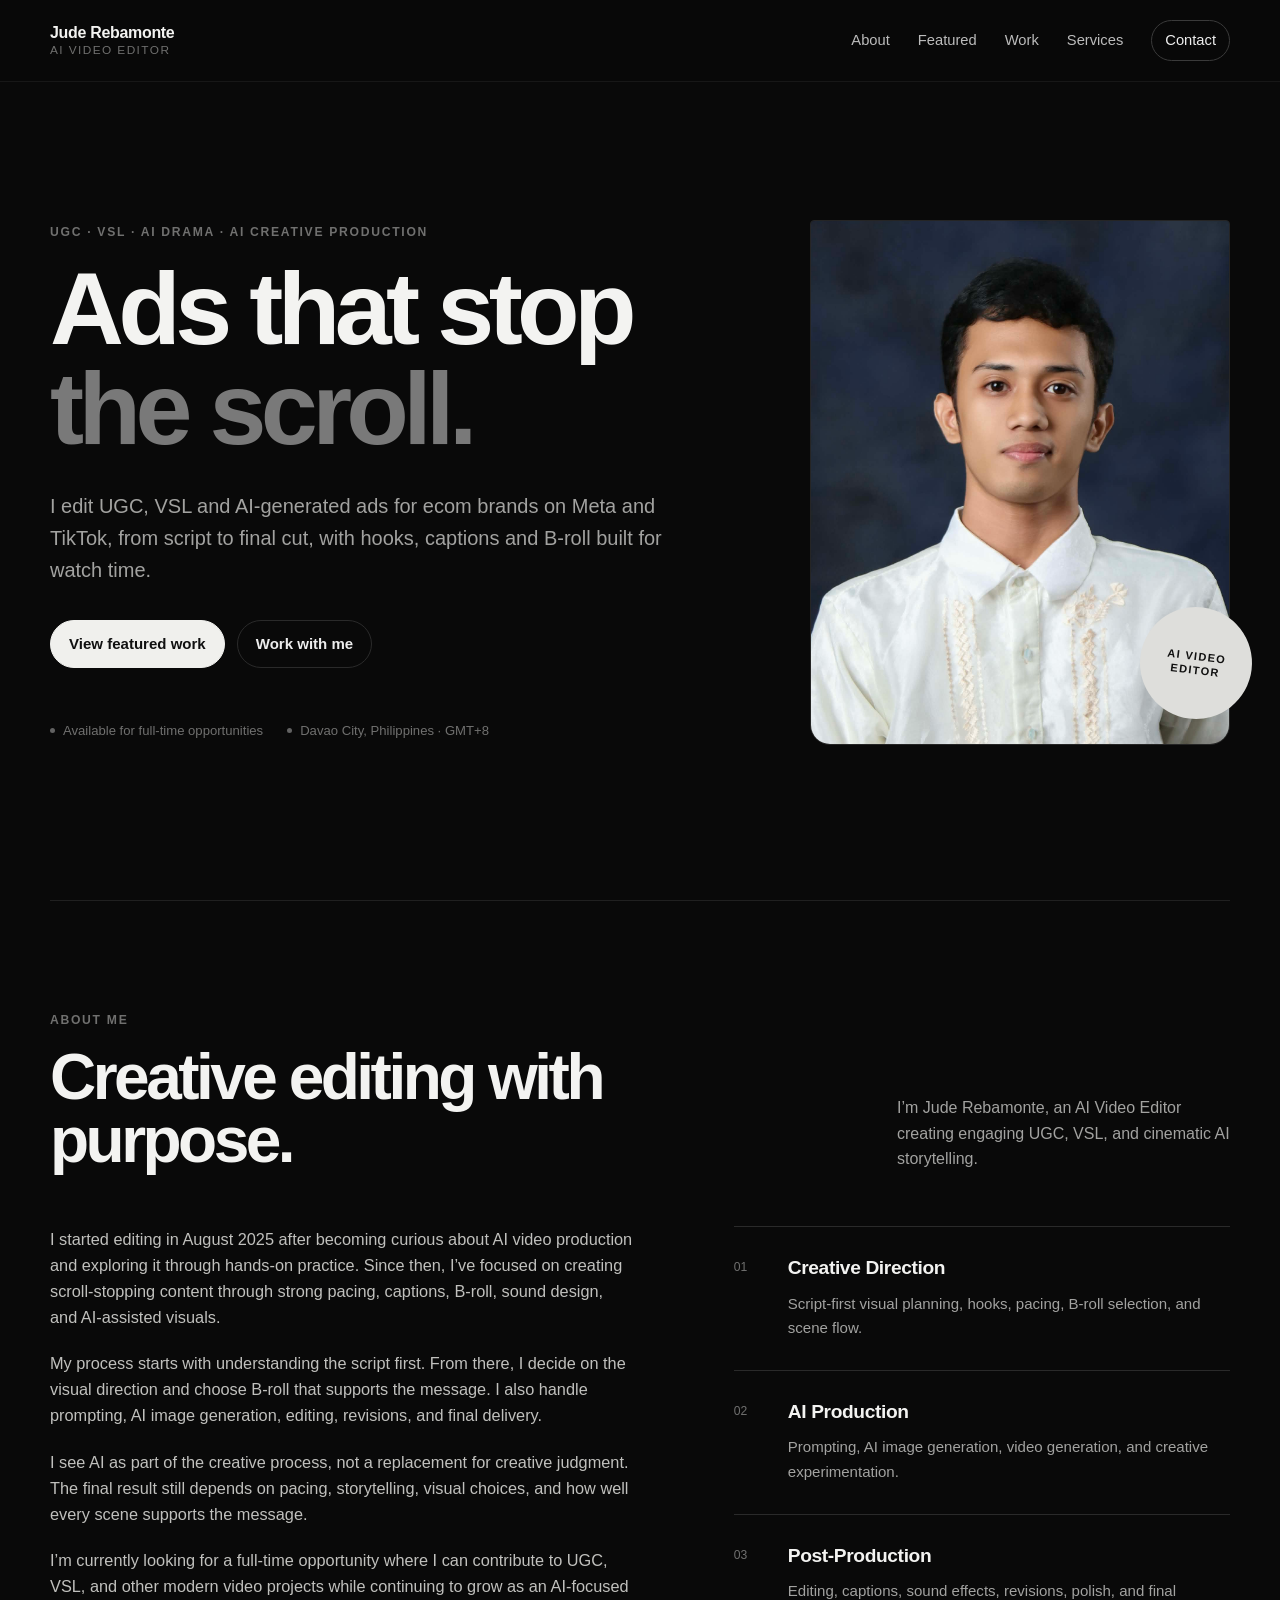
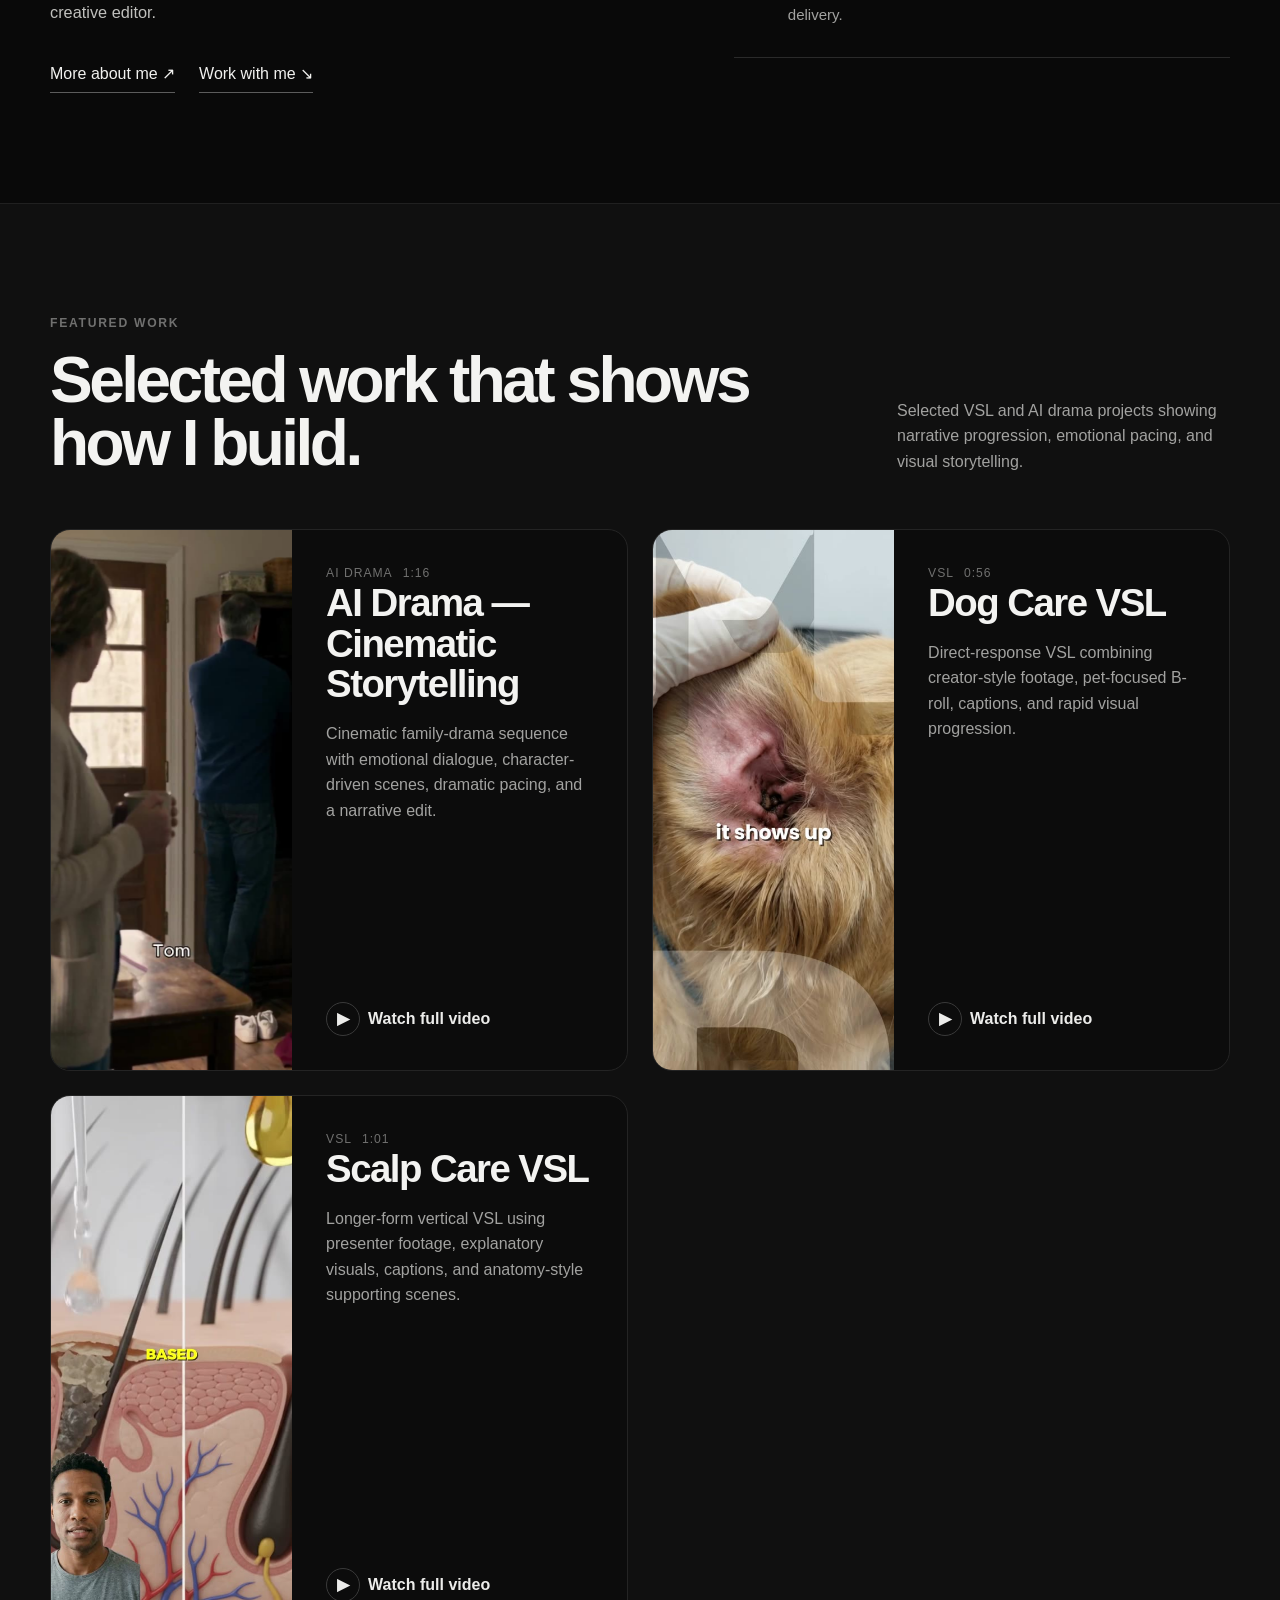
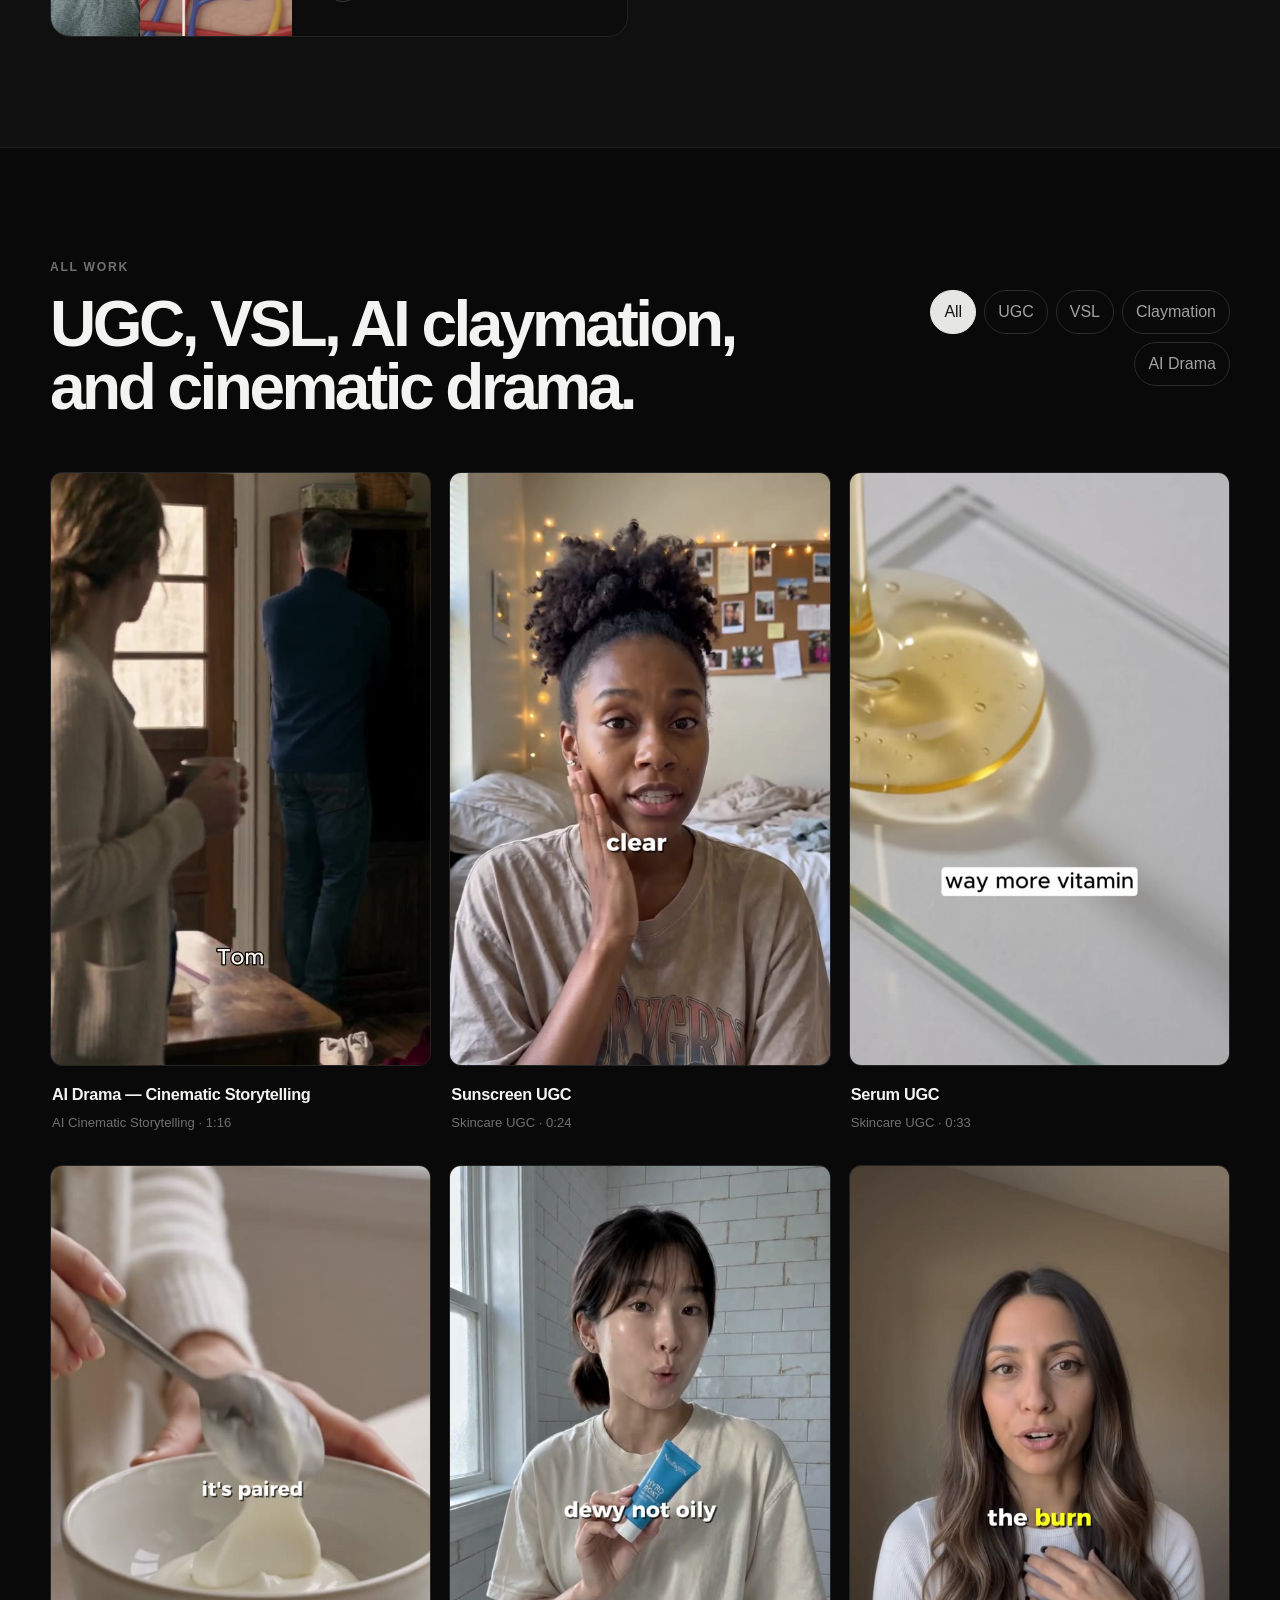
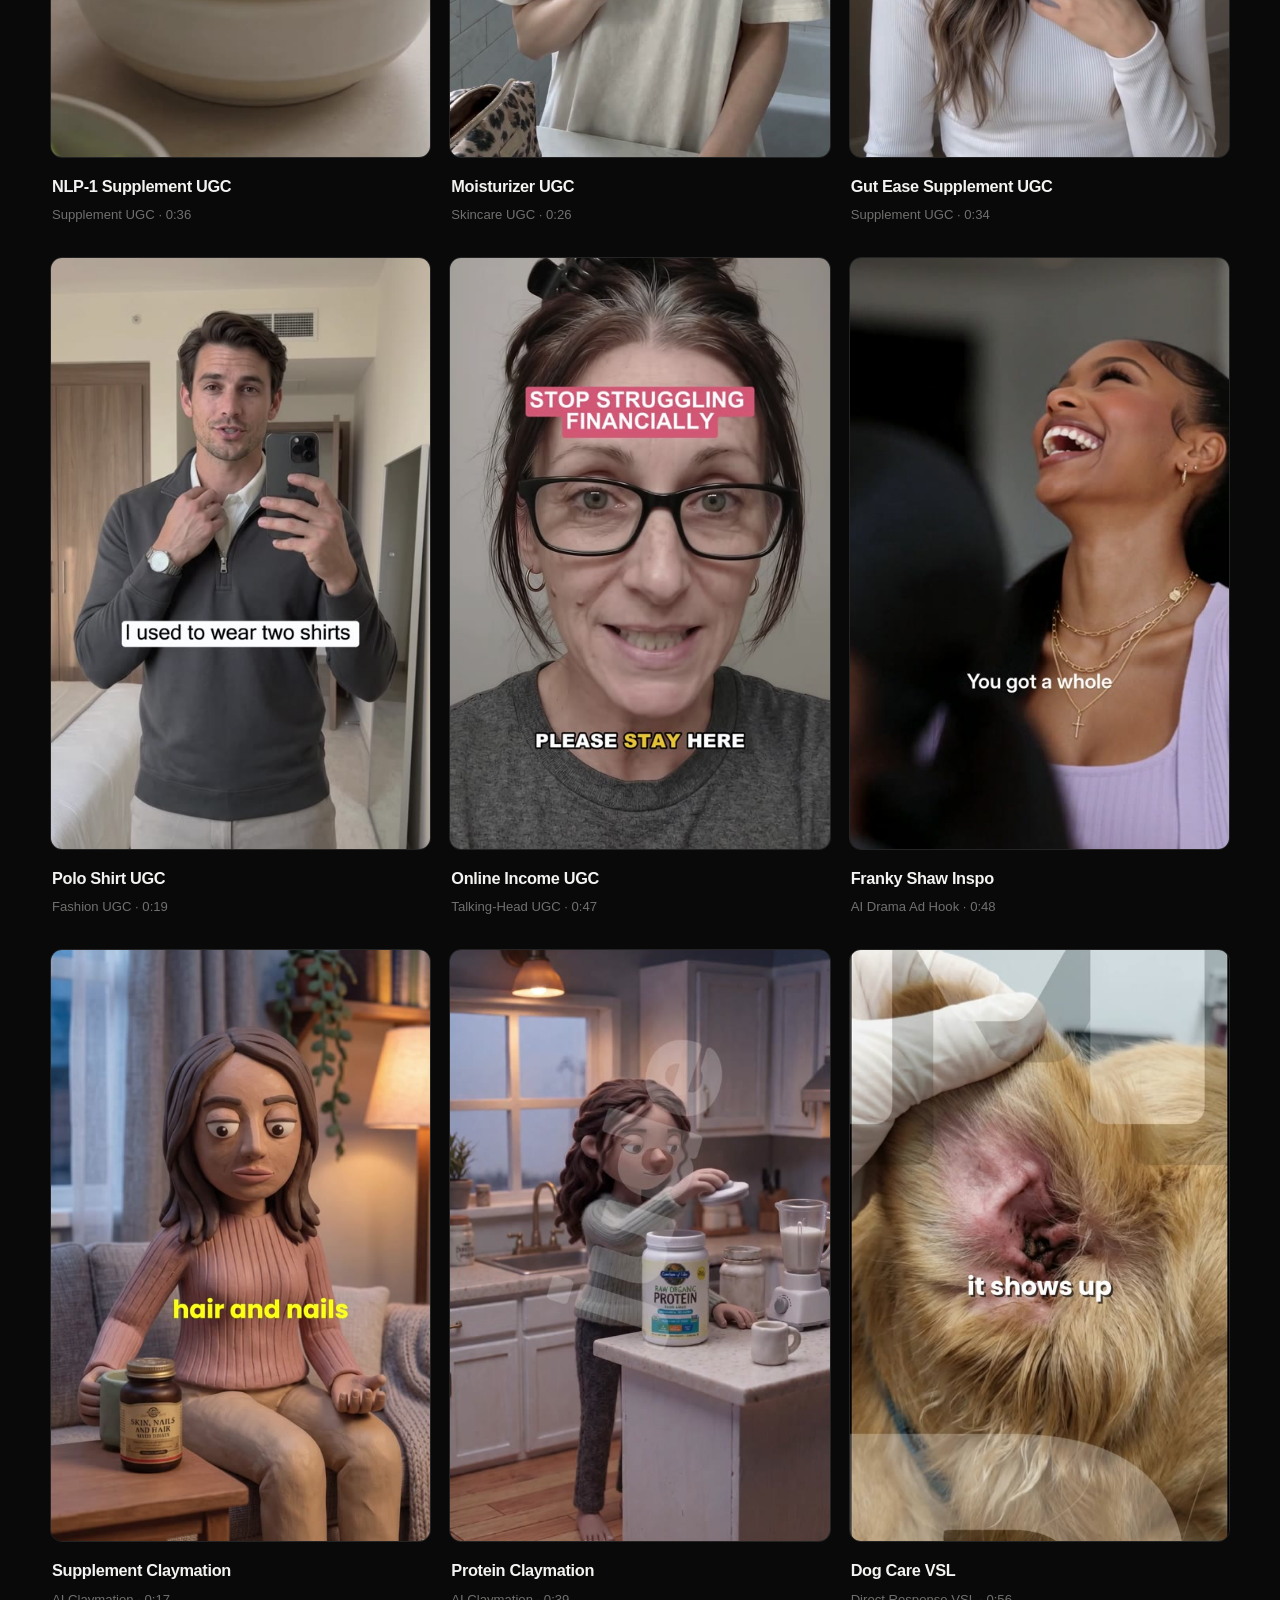
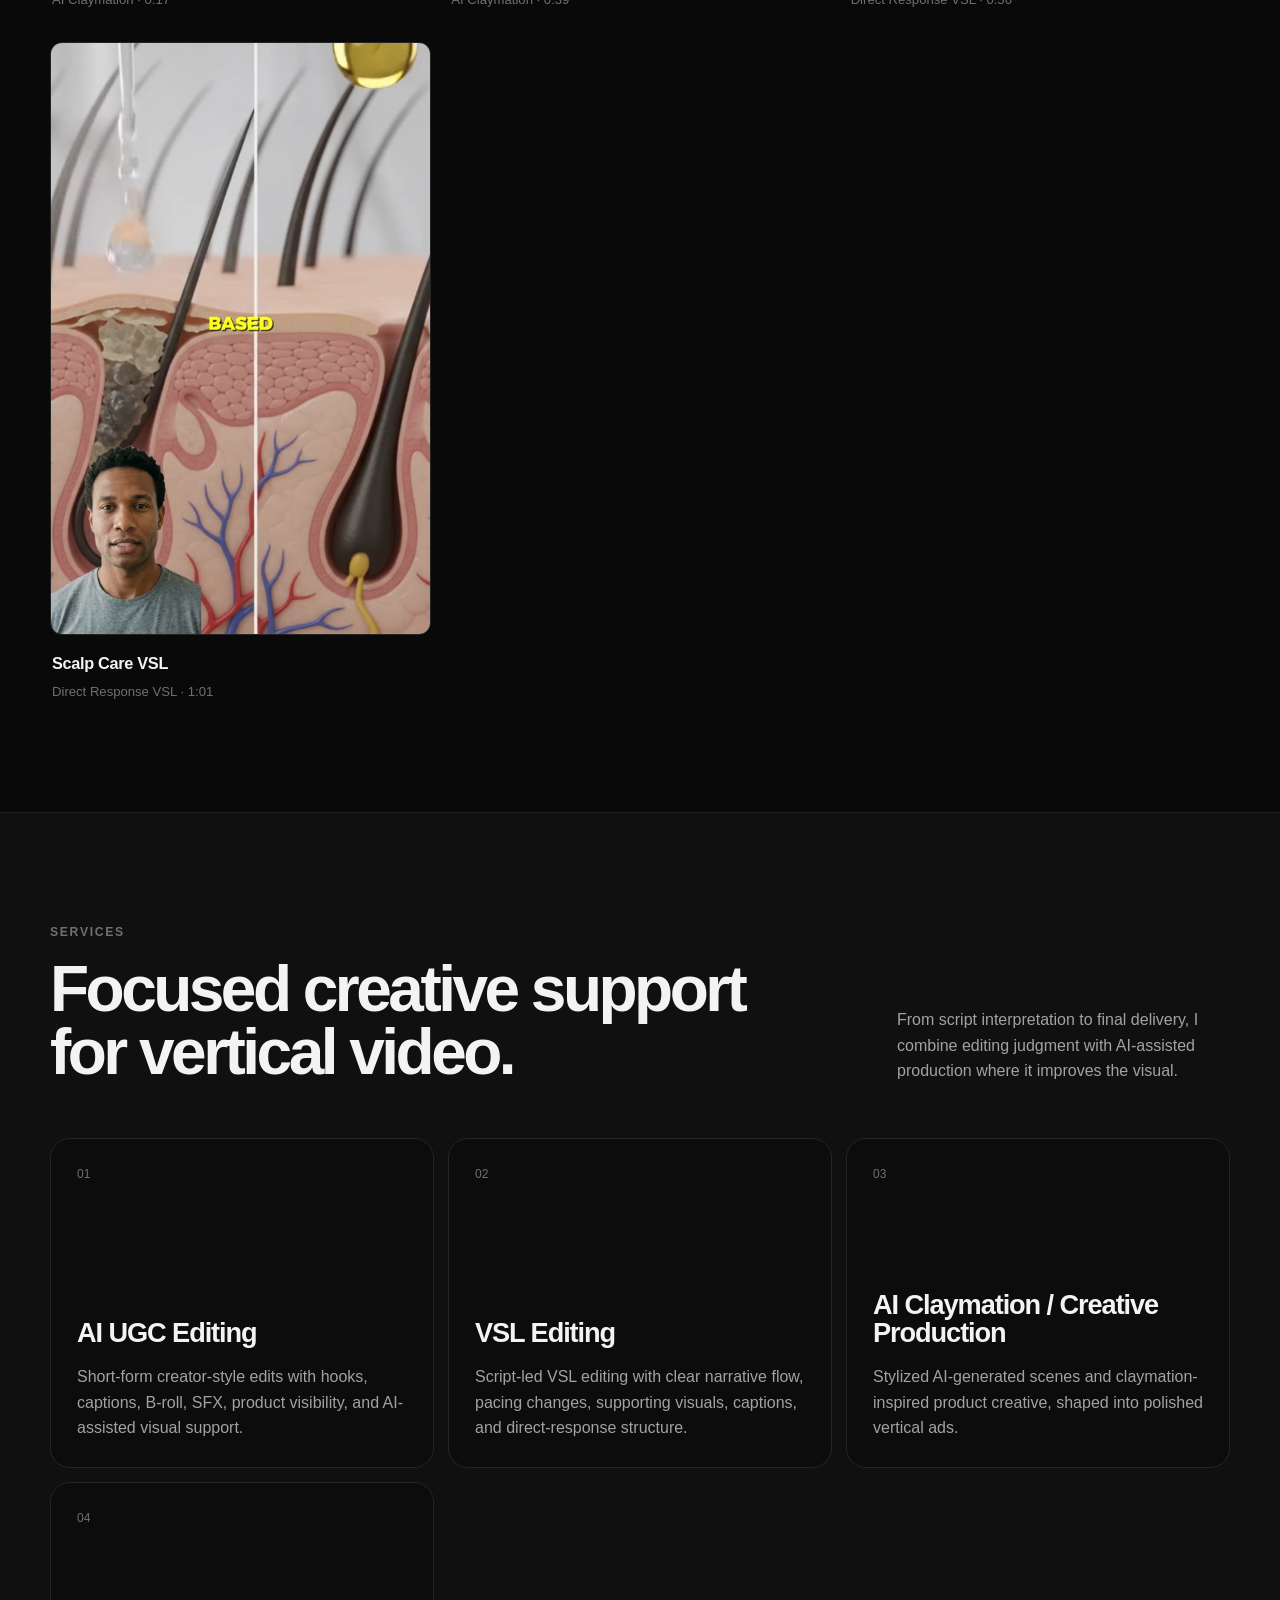
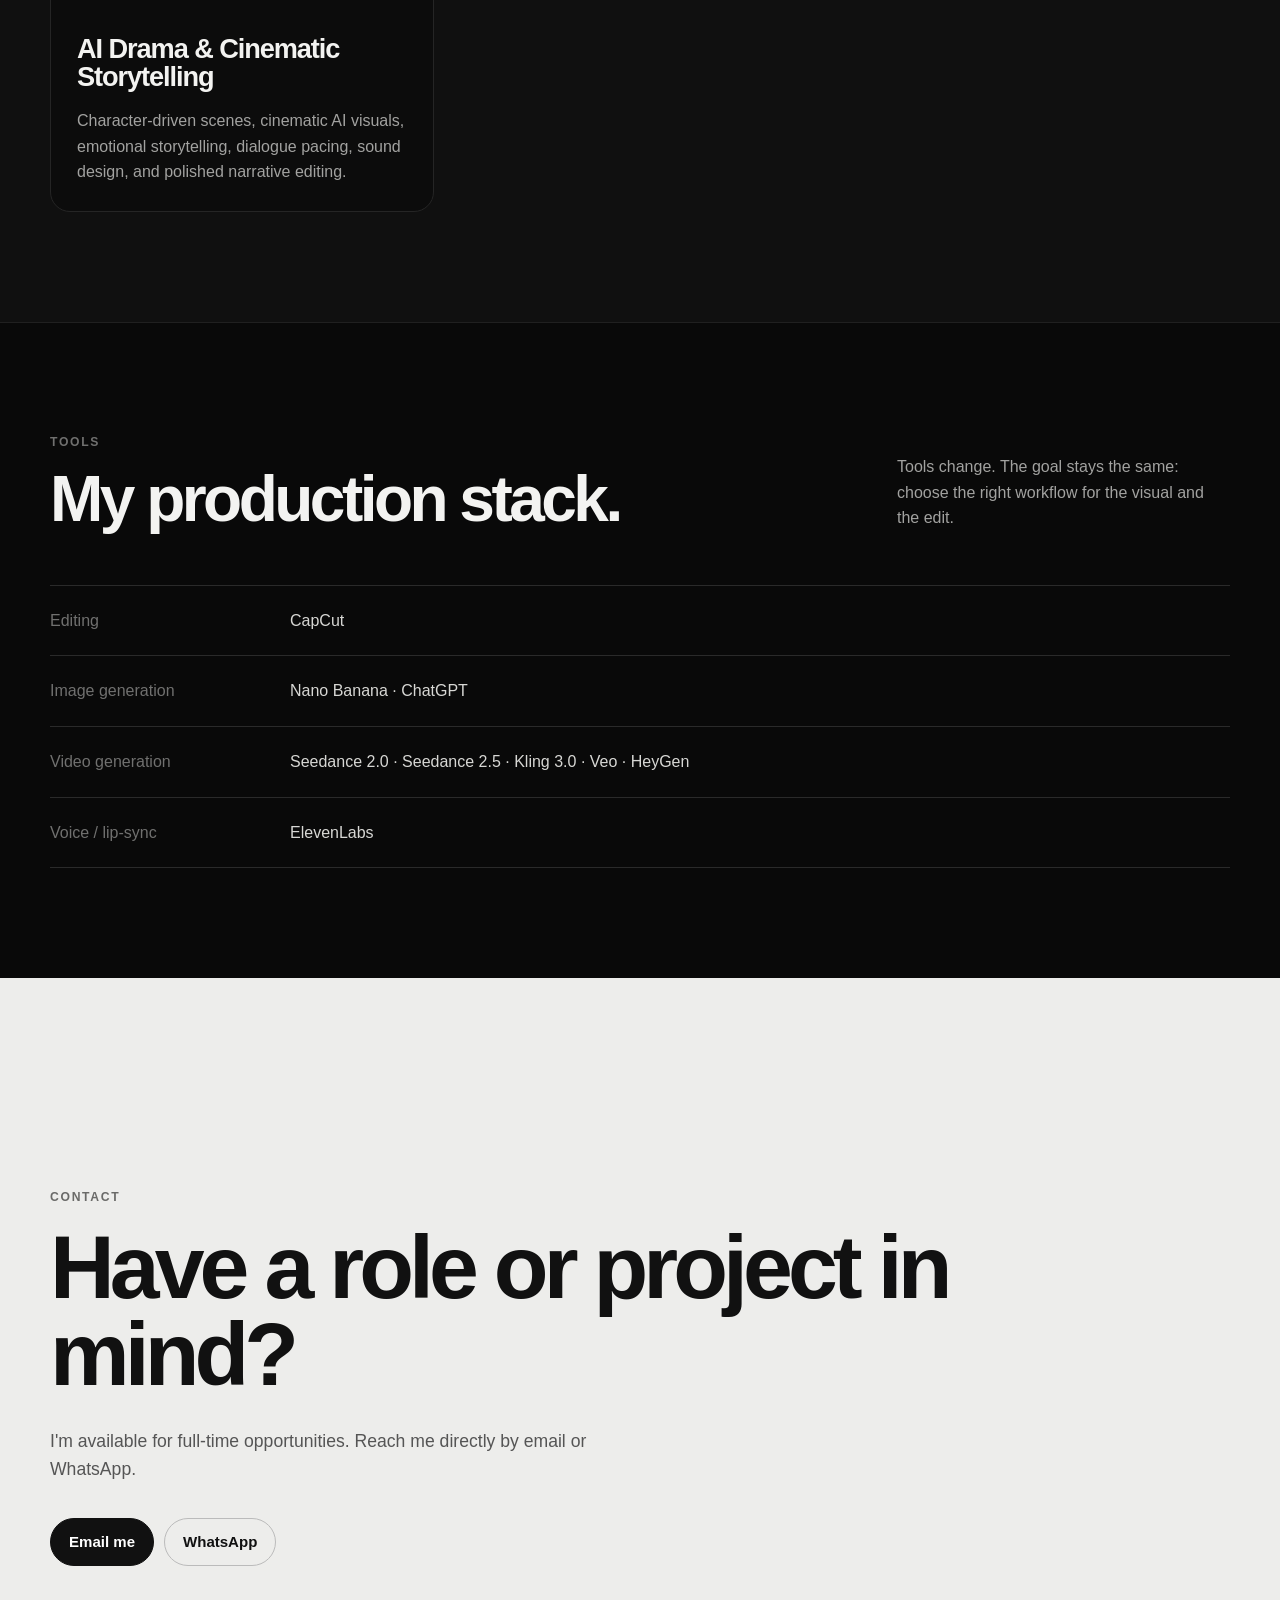
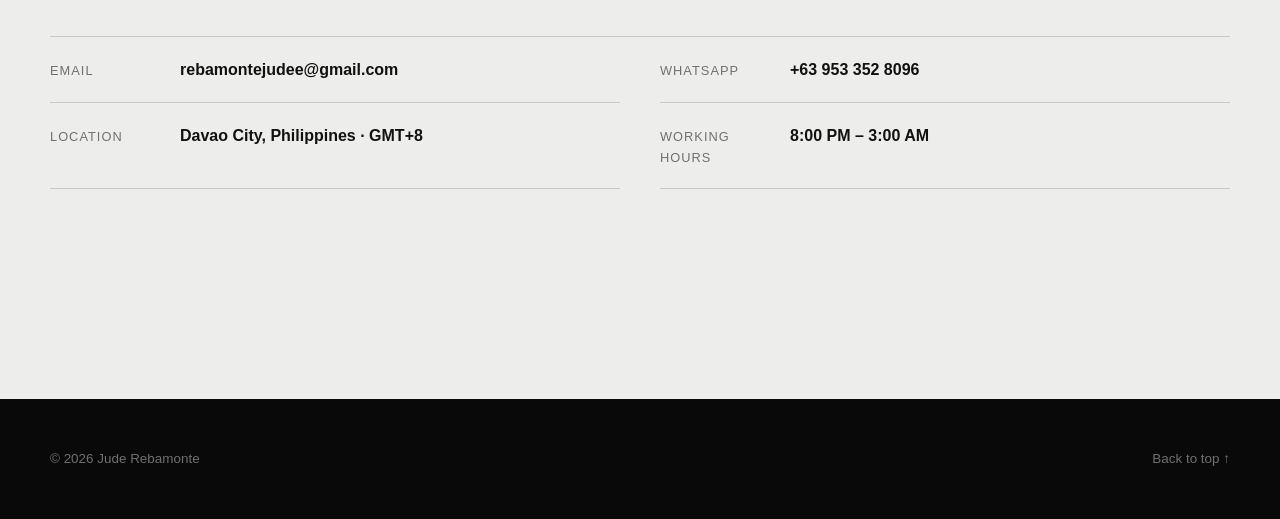
<file: index.html>
<!doctype html>
<html lang="en">
<head>
  <meta charset="utf-8">
  <meta name="viewport" content="width=device-width, initial-scale=1">
  <meta name="description" content="Jude Rebamonte — AI Video Editor specializing in UGC, VSL editing, and AI claymation creative production.">
  <meta name="theme-color" content="#0a0a0a">
  <title>Jude Rebamonte — AI Video Editor</title>
  <link rel="stylesheet" href="styles.css">
</head>
<body>
  <a class="skip-link" href="#main">Skip to content</a>
  <header class="site-header" id="top">
    <a class="brand" href="#top" aria-label="Jude Rebamonte, home">
      <span class="brand-name">Jude Rebamonte</span>
      <span class="brand-role">AI Video Editor</span>
    </a>
    <button class="nav-toggle" type="button" aria-expanded="false" aria-controls="site-nav" aria-label="Open navigation">
      <span></span><span></span>
    </button>
    <nav id="site-nav" class="site-nav" aria-label="Primary navigation">
      <a href="#about">About</a>
      <a href="#featured">Featured</a>
      <a href="#work">Work</a>
      <a href="#services">Services</a>
      <a class="nav-cta" href="#contact">Contact</a>
    </nav>
  </header>

  <main id="main">
    <section class="hero section-shell" aria-labelledby="hero-title">
      <div class="hero-copy">
        <p class="eyebrow">UGC · VSL · AI Creative Production</p>
        <h1 id="hero-title">Ads that stop <span>the scroll.</span></h1>
        <p class="hero-lede">I edit UGC, VSL and AI-generated ads for ecom brands on Meta and TikTok, from script to final cut, with hooks, captions and B-roll built for watch time.</p>
        <div class="hero-actions">
          <a class="button button-primary" href="#featured">View featured work</a>
          <a class="button button-secondary" href="#contact">Work with me</a>
        </div>
        <div class="hero-meta" aria-label="Availability details">
          <span>Available for full-time opportunities</span>
          <span>Davao City, Philippines · GMT+8</span>
        </div>
      </div>
      <div class="hero-visual" aria-hidden="true">
        <div class="hero-frame">
          <img src="jude-rebamonte.jpg" alt="" width="1024" height="1447">
        </div>
        <div class="hero-stamp">AI VIDEO<br>EDITOR</div>
      </div>
    </section>

    <section id="about" class="about section-shell section-pad" aria-labelledby="about-title">
      <div class="section-heading split-heading">
        <div>
          <p class="eyebrow">About me</p>
          <h2 id="about-title">Creative editing with purpose.</h2>
        </div>
        <p class="section-intro">I’m Jude Rebamonte, an AI Video Editor focused on creating engaging UGC and VSL content.</p>
      </div>

      <div class="about-grid">
        <div class="about-copy">
          <p>I started editing in August 2025 after becoming curious about AI video production and exploring it through hands-on practice. Since then, I’ve focused on creating scroll-stopping content through strong pacing, captions, B-roll, sound design, and AI-assisted visuals.</p>
          <p>My process starts with understanding the script first. From there, I decide on the visual direction and choose B-roll that supports the message. I also handle prompting, AI image generation, editing, revisions, and final delivery.</p>
          <p>I see AI as part of the creative process, not a replacement for creative judgment. The final result still depends on pacing, storytelling, visual choices, and how well every scene supports the message.</p>
          <p>I’m currently looking for a full-time opportunity where I can contribute to UGC, VSL, and other modern video projects while continuing to grow as an AI-focused creative editor.</p>
          <div class="about-actions">
            <button class="text-button" type="button" data-open-about>More about me <span aria-hidden="true">↗</span></button>
            <a class="text-button" href="#contact">Work with me <span aria-hidden="true">↘</span></a>
          </div>
        </div>

        <div class="capability-list">
          <article class="capability-card">
            <span class="capability-number">01</span>
            <h3>Creative Direction</h3>
            <p>Script-first visual planning, hooks, pacing, B-roll selection, and scene flow.</p>
          </article>
          <article class="capability-card">
            <span class="capability-number">02</span>
            <h3>AI Production</h3>
            <p>Prompting, AI image generation, video generation, and creative experimentation.</p>
          </article>
          <article class="capability-card">
            <span class="capability-number">03</span>
            <h3>Post-Production</h3>
            <p>Editing, captions, sound effects, revisions, polish, and final delivery.</p>
          </article>
        </div>
      </div>
    </section>

    <section id="featured" class="featured section-pad" aria-labelledby="featured-title">
      <div class="section-shell">
        <div class="section-heading split-heading">
          <div>
            <p class="eyebrow">Featured work</p>
            <h2 id="featured-title">Selected work that shows how I build.</h2>
          </div>
          <p class="section-intro">Two VSL projects built around clear narrative progression, supporting visuals, and attention-focused editing.</p>
        </div>
        <div id="featured-grid" class="featured-grid" aria-live="polite"></div>
      </div>
    </section>

    <section id="work" class="work section-shell section-pad" aria-labelledby="work-title">
      <div class="section-heading split-heading work-heading">
        <div>
          <p class="eyebrow">All work</p>
          <h2 id="work-title">UGC, VSL, and AI claymation.</h2>
        </div>
        <div class="filter-bar" role="group" aria-label="Filter portfolio projects">
          <button class="filter is-active" type="button" data-filter="All">All</button>
          <button class="filter" type="button" data-filter="UGC">UGC</button>
          <button class="filter" type="button" data-filter="VSL">VSL</button>
          <button class="filter" type="button" data-filter="Claymation">Claymation</button>
        </div>
      </div>
      <div id="portfolio-grid" class="portfolio-grid" aria-live="polite"></div>
    </section>

    <section id="services" class="services section-pad" aria-labelledby="services-title">
      <div class="section-shell">
        <div class="section-heading split-heading">
          <div>
            <p class="eyebrow">Services</p>
            <h2 id="services-title">Focused creative support for vertical video.</h2>
          </div>
          <p class="section-intro">From script interpretation to final delivery, I combine editing judgment with AI-assisted production where it improves the visual.</p>
        </div>
        <div class="services-grid">
          <article class="service-card">
            <span>01</span>
            <h3>AI UGC Editing</h3>
            <p>Short-form creator-style edits with hooks, captions, B-roll, SFX, product visibility, and AI-assisted visual support.</p>
          </article>
          <article class="service-card">
            <span>02</span>
            <h3>VSL Editing</h3>
            <p>Script-led VSL editing with clear narrative flow, pacing changes, supporting visuals, captions, and direct-response structure.</p>
          </article>
          <article class="service-card">
            <span>03</span>
            <h3>AI Claymation / Creative Production</h3>
            <p>Stylized AI-generated scenes and claymation-inspired product creative, shaped into polished vertical ads.</p>
          </article>
        </div>
      </div>
    </section>

    <section class="tools section-shell section-pad" aria-labelledby="tools-title">
      <div class="section-heading split-heading">
        <div>
          <p class="eyebrow">Tools</p>
          <h2 id="tools-title">My production stack.</h2>
        </div>
        <p class="section-intro">Tools change. The goal stays the same: choose the right workflow for the visual and the edit.</p>
      </div>
      <div class="tool-groups">
        <div class="tool-group"><span>Editing</span><strong>CapCut</strong></div>
        <div class="tool-group"><span>Image generation</span><strong>Nano Banana · ChatGPT</strong></div>
        <div class="tool-group"><span>Video generation</span><strong>Seedance 2.0 · Seedance 2.5 · Kling 3.0 · Veo · HeyGen</strong></div>
        <div class="tool-group"><span>Voice / lip-sync</span><strong>ElevenLabs</strong></div>
      </div>
    </section>

    <section id="contact" class="contact section-pad" aria-labelledby="contact-title">
      <div class="section-shell contact-inner">
        <p class="eyebrow">Contact</p>
        <h2 id="contact-title">Have a role or project in mind?</h2>
        <p>I'm available for full-time opportunities. Reach me directly by email or WhatsApp.</p>
        <div class="contact-actions">
          <a class="button button-primary" href="mailto:rebamontejudee@gmail.com">Email me</a>
          <a class="button button-secondary" href="https://wa.me/639533528096" target="_blank" rel="noopener noreferrer">WhatsApp</a>
        </div>
        <div class="contact-details">
          <div><span>Email</span><a href="mailto:rebamontejudee@gmail.com">rebamontejudee@gmail.com</a></div>
          <div><span>WhatsApp</span><a href="https://wa.me/639533528096" target="_blank" rel="noopener noreferrer">+63 953 352 8096</a></div>
          <div><span>Location</span><strong>Davao City, Philippines · GMT+8</strong></div>
          <div><span>Working hours</span><strong>8:00 PM – 3:00 AM</strong></div>
        </div>
      </div>
    </section>
  </main>

  <footer class="site-footer section-shell">
    <p>© <span id="year"></span> Jude Rebamonte</p>
    <a href="#top">Back to top ↑</a>
  </footer>

  <dialog id="video-modal" class="modal video-modal" aria-labelledby="video-modal-title">
    <div class="modal-panel video-panel">
      <button class="modal-close" type="button" data-close-video aria-label="Close video">×</button>
      <div class="modal-video-wrap">
   <video id="modal-video" controls controlsList="nodownload" playsinline preload="metadata"></video>
      </div>
      <div class="modal-copy">
        <p id="video-modal-kicker" class="eyebrow"></p>
        <h2 id="video-modal-title"></h2>
        <p id="video-modal-description"></p>
      </div>
    </div>
  </dialog>

  <dialog id="about-modal" class="modal about-modal" aria-labelledby="about-modal-title">
    <div class="modal-panel about-panel">
      <button class="modal-close" type="button" data-close-about aria-label="Close about details">×</button>
      <p class="eyebrow">More about me</p>
      <h2 id="about-modal-title">Script first. Visuals with a reason.</h2>
      <p>My approach begins with the script. I identify what the message needs visually, then choose B-roll, generated imagery, captions, pacing, and sound that support the story instead of distracting from it.</p>
      <p>I handle prompting, AI image generation, editing, captions, revisions, and final delivery. I’m especially interested in UGC and VSL work where strong creative decisions matter as much as the tools used to make them.</p>
      <div class="modal-tools">
        <span>CapCut</span><span>Nano Banana</span><span>ChatGPT</span><span>Seedance</span><span>Kling</span><span>Veo</span><span>HeyGen</span><span>ElevenLabs</span>
      </div>
    </div>
  </dialog>

  <noscript><p class="noscript">This portfolio needs JavaScript enabled to display the project grid and video previews.</p></noscript>
  <script src="portfolio-data.js"></script>
  <script src="featured-data.js"></script>
  <script src="script.js"></script>
</body>
</html>
</file>
<file: styles.css>
:root {
  --bg: #090909;
  --bg-soft: #101010;
  --surface: #141414;
  --surface-2: #191919;
  --line: #2a2a2a;
  --line-soft: #202020;
  --text: #f3f3f1;
  --muted: #a2a2a0;
  --muted-2: #70706f;
  --radius: 20px;
  --radius-sm: 12px;
  --shell: min(1180px, calc(100vw - 40px));
  --ease: cubic-bezier(.2,.7,.2,1);
}

* { box-sizing: border-box; }
html { scroll-behavior: smooth; background: var(--bg); }
body {
  margin: 0;
  background: var(--bg);
  color: var(--text);
  font-family: Inter, ui-sans-serif, -apple-system, BlinkMacSystemFont, "Segoe UI", Helvetica, Arial, sans-serif;
  font-size: 16px;
  line-height: 1.6;
  -webkit-font-smoothing: antialiased;
}
button, a { font: inherit; }
a { color: inherit; text-decoration: none; }
img, video { display: block; max-width: 100%; }
button { color: inherit; }
::selection { background: #e7e7e7; color: #111; }

.skip-link {
  position: fixed; left: 12px; top: -80px; z-index: 200;
  background: #fff; color: #111; padding: 10px 14px; border-radius: 8px;
}
.skip-link:focus { top: 12px; }

.section-shell { width: var(--shell); margin-inline: auto; }
.section-pad { padding-block: 110px; }
.eyebrow {
  margin: 0 0 16px;
  color: var(--muted-2);
  font-size: .76rem;
  font-weight: 700;
  letter-spacing: .14em;
  text-transform: uppercase;
}

.site-header {
  position: sticky; top: 0; z-index: 100;
  width: 100%; height: 82px; padding: 0 max(20px, calc((100vw - 1180px) / 2));
  display: flex; align-items: center; justify-content: space-between;
  background: color-mix(in srgb, var(--bg) 84%, transparent);
  border-bottom: 1px solid rgba(255,255,255,.06);
  backdrop-filter: blur(18px);
}
.brand { display: grid; gap: 2px; line-height: 1.1; }
.brand-name { font-weight: 700; letter-spacing: -.02em; }
.brand-role { color: var(--muted-2); font-size: .74rem; text-transform: uppercase; letter-spacing: .12em; }
.site-nav { display: flex; align-items: center; gap: 28px; }
.site-nav a { color: #bcbcbc; font-size: .92rem; transition: color .2s ease; }
.site-nav a:hover, .site-nav a:focus-visible { color: #fff; }
.site-nav .nav-cta { border: 1px solid #3a3a3a; padding: 8px 13px; border-radius: 99px; color: #eee; }
.nav-toggle { display: none; border: 0; background: transparent; width: 40px; height: 40px; padding: 10px; }
.nav-toggle span { display: block; height: 1px; background: #fff; margin: 7px 0; transition: transform .2s ease; }

.hero {
  min-height: calc(100svh - 82px);
  padding-block: 54px 72px;
  display: grid; grid-template-columns: minmax(0, 1.16fr) minmax(320px, .72fr); gap: 80px; align-items: center;
}
.hero h1, .section-heading h2, .contact h2, .modal h2 {
  margin: 0; font-weight: 560; letter-spacing: -.055em; line-height: .98;
}
.hero h1 { font-size: clamp(4rem, 8vw, 7.6rem); max-width: 820px; }
.hero h1 span { color: #797979; }
.hero-lede { max-width: 650px; margin: 30px 0 0; color: var(--muted); font-size: clamp(1.05rem, 2vw, 1.25rem); }
.hero-actions { display: flex; flex-wrap: wrap; gap: 12px; margin-top: 34px; }
.button {
  display: inline-flex; align-items: center; justify-content: center; min-height: 48px; padding: 0 18px;
  border: 1px solid var(--line); border-radius: 999px; font-weight: 650; font-size: .94rem;
  transition: transform .22s var(--ease), background .22s ease, border-color .22s ease;
}
.button:hover { transform: translateY(-2px); }
.button-primary { background: #f0f0ed; color: #101010; border-color: #f0f0ed; }
.button-primary:hover { background: #fff; }
.button-secondary { background: transparent; color: #ededed; }
.button-secondary:hover { border-color: #555; background: #121212; }
.hero-meta { display: flex; flex-wrap: wrap; gap: 12px 24px; margin-top: 52px; color: var(--muted-2); font-size: .82rem; }
.hero-meta span { position: relative; padding-left: 13px; }
.hero-meta span::before { content: ""; position: absolute; left: 0; top: .62em; width: 5px; height: 5px; border-radius: 50%; background: #626262; }
.hero-visual { position: relative; justify-self: end; width: min(100%, 420px); }
.hero-frame { overflow: hidden; aspect-ratio: 4/5; border-radius: 4px 4px var(--radius) var(--radius); background: #1b1b1b; border: 1px solid #252525; }
.hero-frame img { width: 100%; height: 100%; object-fit: cover; object-position: 50% 30%; filter: none; transform: scale(1.015); }
.hero-stamp {
  position: absolute; right: -22px; bottom: 26px; width: 112px; height: 112px; display: grid; place-items: center;
  border-radius: 50%; background: #dededb; color: #111; font-size: .69rem; font-weight: 800; letter-spacing: .12em; line-height: 1.3; text-align: center;
  transform: rotate(7deg);
}

.section-heading { margin-bottom: 54px; }
.split-heading { display: grid; grid-template-columns: minmax(0, 1.4fr) minmax(280px, .6fr); gap: 70px; align-items: end; }
.section-heading h2 { max-width: 780px; font-size: clamp(2.5rem, 5vw, 4.8rem); }
.section-intro { margin: 0; color: var(--muted); }

.about { border-top: 1px solid var(--line-soft); }
.about-grid { display: grid; grid-template-columns: minmax(0, 1fr) minmax(340px, .85fr); gap: 100px; }
.about-copy { max-width: 680px; }
.about-copy p { margin: 0 0 20px; color: #c0c0bd; font-size: 1.02rem; }
.about-actions { display: flex; gap: 24px; margin-top: 36px; }
.text-button { border: 0; border-bottom: 1px solid #5c5c5c; background: none; padding: 0 0 5px; cursor: pointer; color: #f1f1ef; }
.text-button:hover { border-color: #fff; }
.capability-list { border-top: 1px solid var(--line); }
.capability-card { position: relative; padding: 26px 0 30px 54px; border-bottom: 1px solid var(--line); }
.capability-card h3 { margin: 0 0 8px; font-size: 1.2rem; letter-spacing: -.02em; }
.capability-card p { margin: 0; color: var(--muted); font-size: .94rem; }
.capability-number { position: absolute; left: 0; top: 31px; color: var(--muted-2); font-size: .76rem; }

.featured { background: var(--bg-soft); border-block: 1px solid var(--line-soft); }
.featured-grid { display: grid; grid-template-columns: repeat(2, minmax(0,1fr)); gap: 24px; }
.featured-card { display: grid; grid-template-columns: minmax(200px, .72fr) minmax(0,1fr); min-height: 540px; border: 1px solid #242424; border-radius: var(--radius); overflow: hidden; background: #0c0c0c; }
.featured-media, .project-media { position: relative; overflow: hidden; background: #0e0e0e; }
.featured-media { min-height: 540px; }
.featured-media img, .featured-media video, .project-media img, .project-media video { width: 100%; height: 100%; object-fit: cover; }
.featured-media video, .project-media video { position: absolute; inset: 0; opacity: 0; transition: opacity .3s ease; }
.featured-media video.is-playing, .project-media video.is-playing { opacity: 1; }
.featured-content { padding: 34px; display: flex; flex-direction: column; justify-content: space-between; }
.featured-content h3 { margin: 0 0 14px; font-size: clamp(1.7rem, 3vw, 2.4rem); line-height: 1.06; letter-spacing: -.04em; }
.project-meta { display: flex; flex-wrap: wrap; gap: 10px; color: var(--muted-2); font-size: .76rem; text-transform: uppercase; letter-spacing: .08em; }
.featured-content p { color: var(--muted); }
.play-link { display: inline-flex; align-items: center; gap: 8px; align-self: flex-start; border: 0; background: none; padding: 0; cursor: pointer; color: #ececea; font-weight: 650; }
.play-link span { display: grid; place-items: center; width: 34px; height: 34px; border-radius: 50%; border: 1px solid #3a3a3a; }

.work-heading { align-items: center; }
.filter-bar { display: flex; flex-wrap: wrap; justify-content: flex-end; gap: 8px; }
.filter { border: 1px solid var(--line); background: transparent; color: var(--muted); padding: 8px 13px; border-radius: 99px; cursor: pointer; }
.filter:hover, .filter:focus-visible, .filter.is-active { color: #111; background: #e6e6e3; border-color: #e6e6e3; }
.portfolio-grid { display: grid; grid-template-columns: repeat(3, minmax(0,1fr)); gap: 32px 18px; }
.project-card { min-width: 0; }
.project-media { aspect-ratio: 9/14; border-radius: var(--radius-sm); border: 1px solid #242424; cursor: pointer; }
.project-media::after { content: "View"; position: absolute; right: 12px; bottom: 12px; z-index: 3; padding: 6px 9px; border-radius: 999px; background: rgba(12,12,12,.72); backdrop-filter: blur(10px); border: 1px solid rgba(255,255,255,.12); font-size: .72rem; opacity: 0; transform: translateY(5px); transition: all .22s ease; }
.project-card:hover .project-media::after { opacity: 1; transform: translateY(0); }
.project-info { padding: 15px 2px 0; }
.project-info h3 { margin: 0 0 5px; font-size: 1.02rem; letter-spacing: -.02em; }
.project-info p { margin: 0; color: var(--muted-2); font-size: .82rem; }

.services { background: var(--bg-soft); border-block: 1px solid var(--line-soft); }
.services-grid { display: grid; grid-template-columns: repeat(3,1fr); gap: 14px; }
.service-card { min-height: 330px; padding: 26px; border: 1px solid #252525; border-radius: var(--radius); background: #0c0c0c; display: flex; flex-direction: column; }
.service-card > span { color: var(--muted-2); font-size: .75rem; }
.service-card h3 { margin: auto 0 16px; font-size: 1.7rem; letter-spacing: -.04em; line-height: 1.05; }
.service-card p { margin: 0; color: var(--muted); }

.tool-groups { border-top: 1px solid var(--line); }
.tool-group { display: grid; grid-template-columns: 210px 1fr; gap: 30px; padding: 22px 0; border-bottom: 1px solid var(--line); }
.tool-group span { color: var(--muted-2); }
.tool-group strong { font-weight: 520; color: #d7d7d4; }

.contact { background: #ededeb; color: #111; }
.contact-inner { padding-block: 100px; }
.contact .eyebrow { color: #6a6a68; }
.contact h2 { font-size: clamp(3.2rem, 7vw, 7rem); max-width: 900px; }
.contact > .section-shell > p:not(.eyebrow) { max-width: 560px; margin: 28px 0 0; color: #555; font-size: 1.1rem; }
.contact-actions { display: flex; gap: 10px; margin: 34px 0 70px; }
.contact .button-primary { background: #111; color: #fff; border-color: #111; }
.contact .button-secondary { color: #111; border-color: #bbb; }
.contact .button-secondary:hover { background: #ddd; border-color: #aaa; }
.contact-details { display: grid; grid-template-columns: repeat(2,1fr); gap: 0 40px; border-top: 1px solid #c9c9c6; }
.contact-details div { padding: 20px 0; border-bottom: 1px solid #c9c9c6; display: grid; grid-template-columns: 110px 1fr; gap: 20px; align-items: baseline; }
.contact-details span { color: #70706e; font-size: .8rem; text-transform: uppercase; letter-spacing: .08em; }
.contact-details strong, .contact-details a { font-weight: 600; overflow-wrap: anywhere; }

.site-footer { min-height: 120px; display: flex; align-items: center; justify-content: space-between; color: var(--muted-2); font-size: .84rem; }

.modal { width: min(920px, calc(100vw - 30px)); max-height: calc(100vh - 30px); padding: 0; border: 1px solid #303030; border-radius: var(--radius); background: #0b0b0b; color: var(--text); box-shadow: 0 24px 100px rgba(0,0,0,.65); }
.modal::backdrop { background: rgba(0,0,0,.78); backdrop-filter: blur(8px); }
.modal-panel { position: relative; }
.modal-close { position: absolute; right: 14px; top: 14px; z-index: 5; width: 40px; height: 40px; border: 1px solid #414141; border-radius: 50%; background: rgba(10,10,10,.78); color: #fff; cursor: pointer; font-size: 1.45rem; line-height: 1; }
.video-panel { display: grid; grid-template-columns: minmax(280px, .8fr) 1fr; min-height: 620px; }
.modal-video-wrap { background: #000; min-height: 620px; display: grid; place-items: center; }
.modal-video-wrap video { width: 100%; height: 100%; max-height: calc(100vh - 30px); object-fit: contain; }
.modal-copy { padding: 70px 42px 42px; align-self: end; }
.modal-copy h2, .about-panel h2 { font-size: clamp(2.2rem, 5vw, 4rem); }
.modal-copy p:last-child { color: var(--muted); }
.about-panel { padding: 70px 54px 54px; }
.about-panel > p:not(.eyebrow) { color: var(--muted); max-width: 760px; }
.modal-tools { display: flex; flex-wrap: wrap; gap: 8px; margin-top: 30px; }
.modal-tools span { padding: 7px 10px; border: 1px solid var(--line); border-radius: 99px; color: #bcbcbc; font-size: .8rem; }
.noscript { padding: 20px; background: #fff; color: #111; }

@media (max-width: 1000px) {
  .hero { grid-template-columns: 1fr .58fr; gap: 40px; }
  .hero h1 { font-size: clamp(3.6rem, 8vw, 6rem); }
  .split-heading, .about-grid { gap: 50px; }
  .featured-card { grid-template-columns: 1fr; min-height: 0; }
  .featured-media { min-height: 0; aspect-ratio: 9/12; }
  .featured-content { min-height: 280px; }
  .portfolio-grid { grid-template-columns: repeat(2,1fr); }
  .services-grid { grid-template-columns: 1fr; }
  .service-card { min-height: 250px; }
}

@media (max-width: 760px) {
  :root { --shell: min(100% - 28px, 1180px); }
  .section-pad { padding-block: 78px; }
  .site-header { height: 70px; padding-inline: 14px; }
  .brand-role { display: none; }
  .nav-toggle { display: block; cursor: pointer; }
  .site-nav {
    position: absolute; left: 14px; right: 14px; top: 62px; display: none; flex-direction: column; align-items: stretch; gap: 0;
    padding: 8px; background: #111; border: 1px solid #2a2a2a; border-radius: 14px; box-shadow: 0 18px 70px rgba(0,0,0,.4);
  }
  .site-nav.is-open { display: flex; }
  .site-nav a { padding: 12px; }
  .site-nav .nav-cta { border: 0; padding: 12px; border-radius: 8px; }
  .hero { min-height: auto; grid-template-columns: 1fr; gap: 46px; padding-block: 70px; }
  .hero h1 { font-size: clamp(3.5rem, 17vw, 5.4rem); }
  .hero-visual { justify-self: stretch; width: 100%; }
  .hero-frame { aspect-ratio: 4/4.7; }
  .hero-stamp { right: 10px; bottom: 16px; width: 92px; height: 92px; font-size: .58rem; }
  .hero-meta { display: grid; }
  .split-heading, .about-grid { grid-template-columns: 1fr; gap: 28px; }
  .section-heading { margin-bottom: 38px; }
  .section-heading h2 { font-size: clamp(2.6rem, 12vw, 4rem); }
  .about-grid { gap: 50px; }
  .featured-grid { grid-template-columns: 1fr; }
  .featured-card { grid-template-columns: minmax(0, .88fr) minmax(0,1fr); }
  .featured-media { aspect-ratio: auto; min-height: 430px; }
  .featured-content { min-height: 430px; padding: 24px; }
  .work-heading { align-items: start; }
  .filter-bar { justify-content: flex-start; }
  .portfolio-grid { grid-template-columns: repeat(2, minmax(0,1fr)); gap: 26px 10px; }
  .project-info h3 { font-size: .95rem; }
  .tool-group { grid-template-columns: 1fr; gap: 8px; }
  .contact-inner { padding-block: 78px; }
  .contact h2 { font-size: clamp(3rem, 14vw, 5.2rem); }
  .contact-details { grid-template-columns: 1fr; }
  .video-panel { grid-template-columns: 1fr; }
  .modal-video-wrap { min-height: 0; height: min(66vh, 650px); }
  .modal-copy { padding: 30px 24px; }
  .about-panel { padding: 64px 24px 34px; }
}

@media (max-width: 520px) {
  .featured-card { grid-template-columns: 1fr; }
  .featured-media { min-height: 0; aspect-ratio: 9/11; }
  .featured-content { min-height: 270px; }
  .portfolio-grid { grid-template-columns: 1fr 1fr; }
  .project-media { aspect-ratio: 9/14; }
  .project-info p { font-size: .72rem; }
  .contact-actions { flex-direction: column; align-items: stretch; }
  .contact-details div { grid-template-columns: 1fr; gap: 4px; }
  .site-footer { min-height: 100px; }
}

@media (prefers-reduced-motion: reduce) {
  html { scroll-behavior: auto; }
  *, *::before, *::after { animation-duration: .01ms !important; transition-duration: .01ms !important; }
}
</file>
